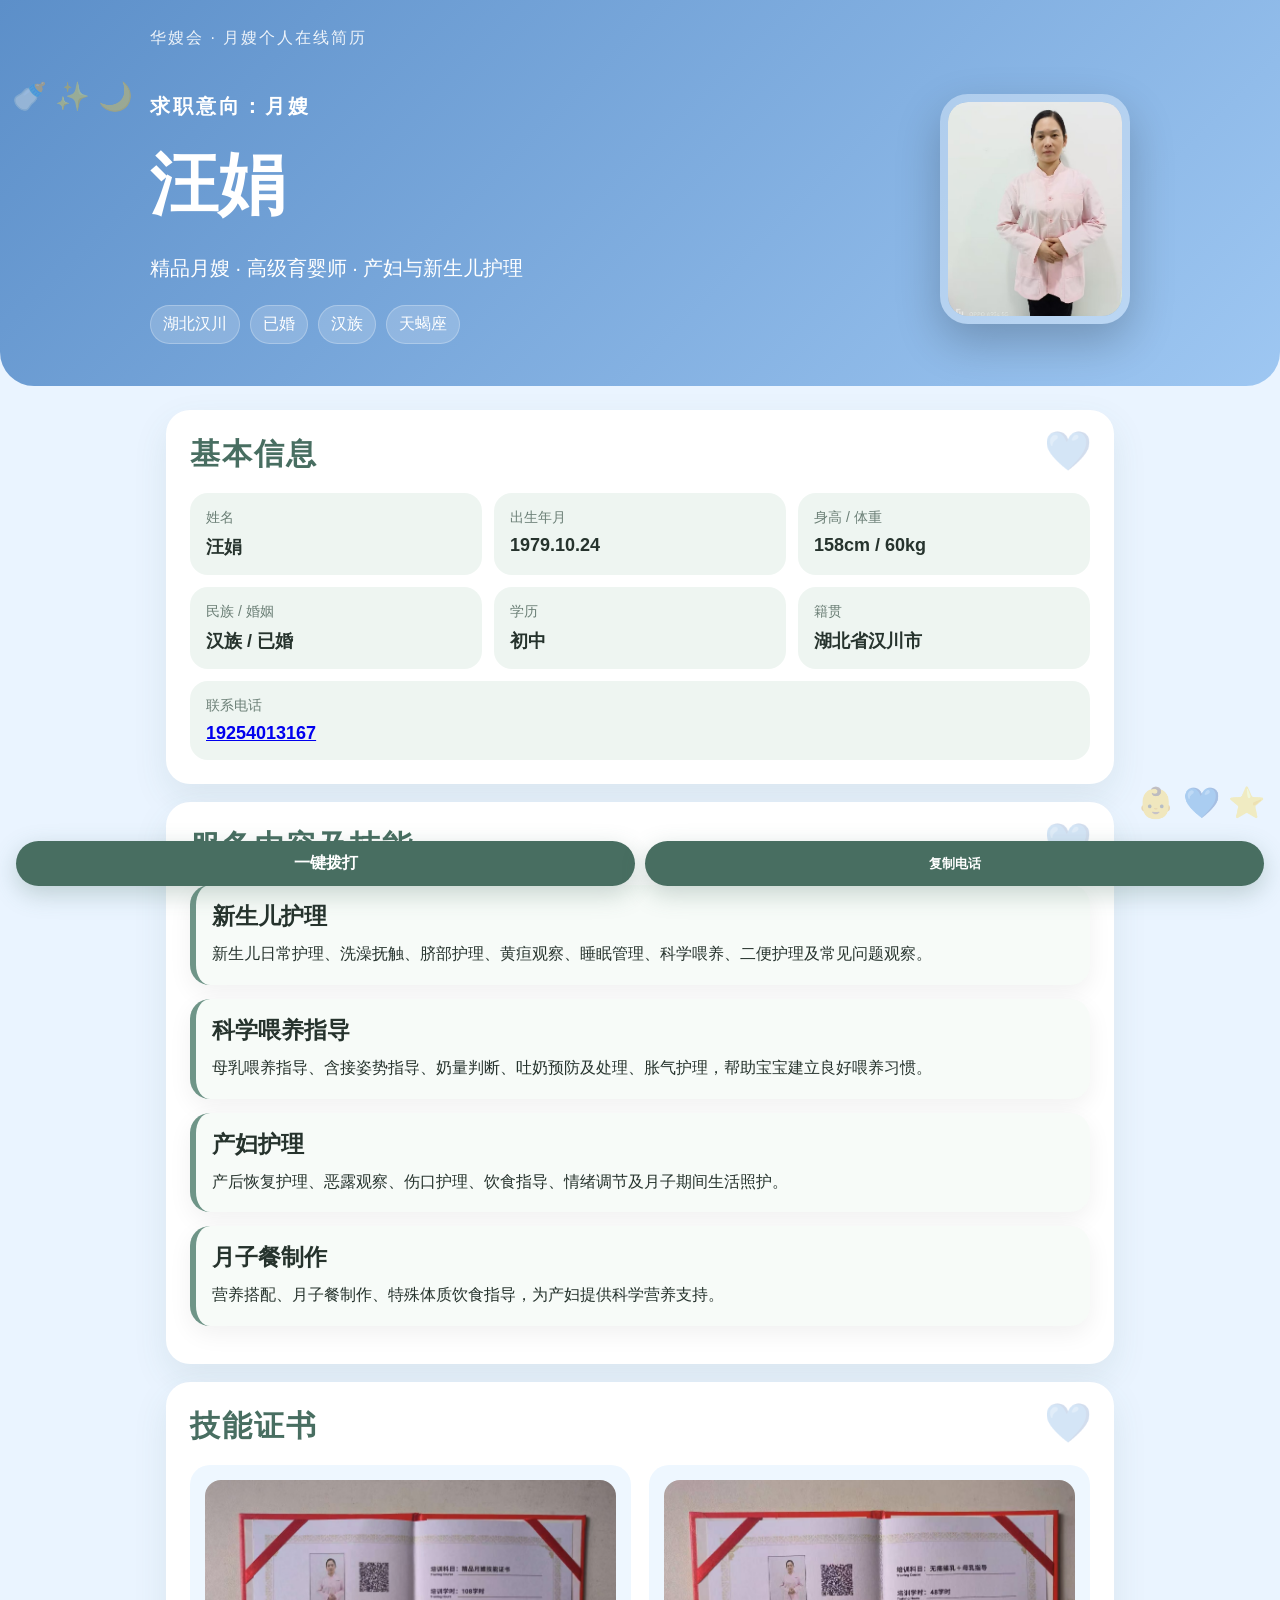
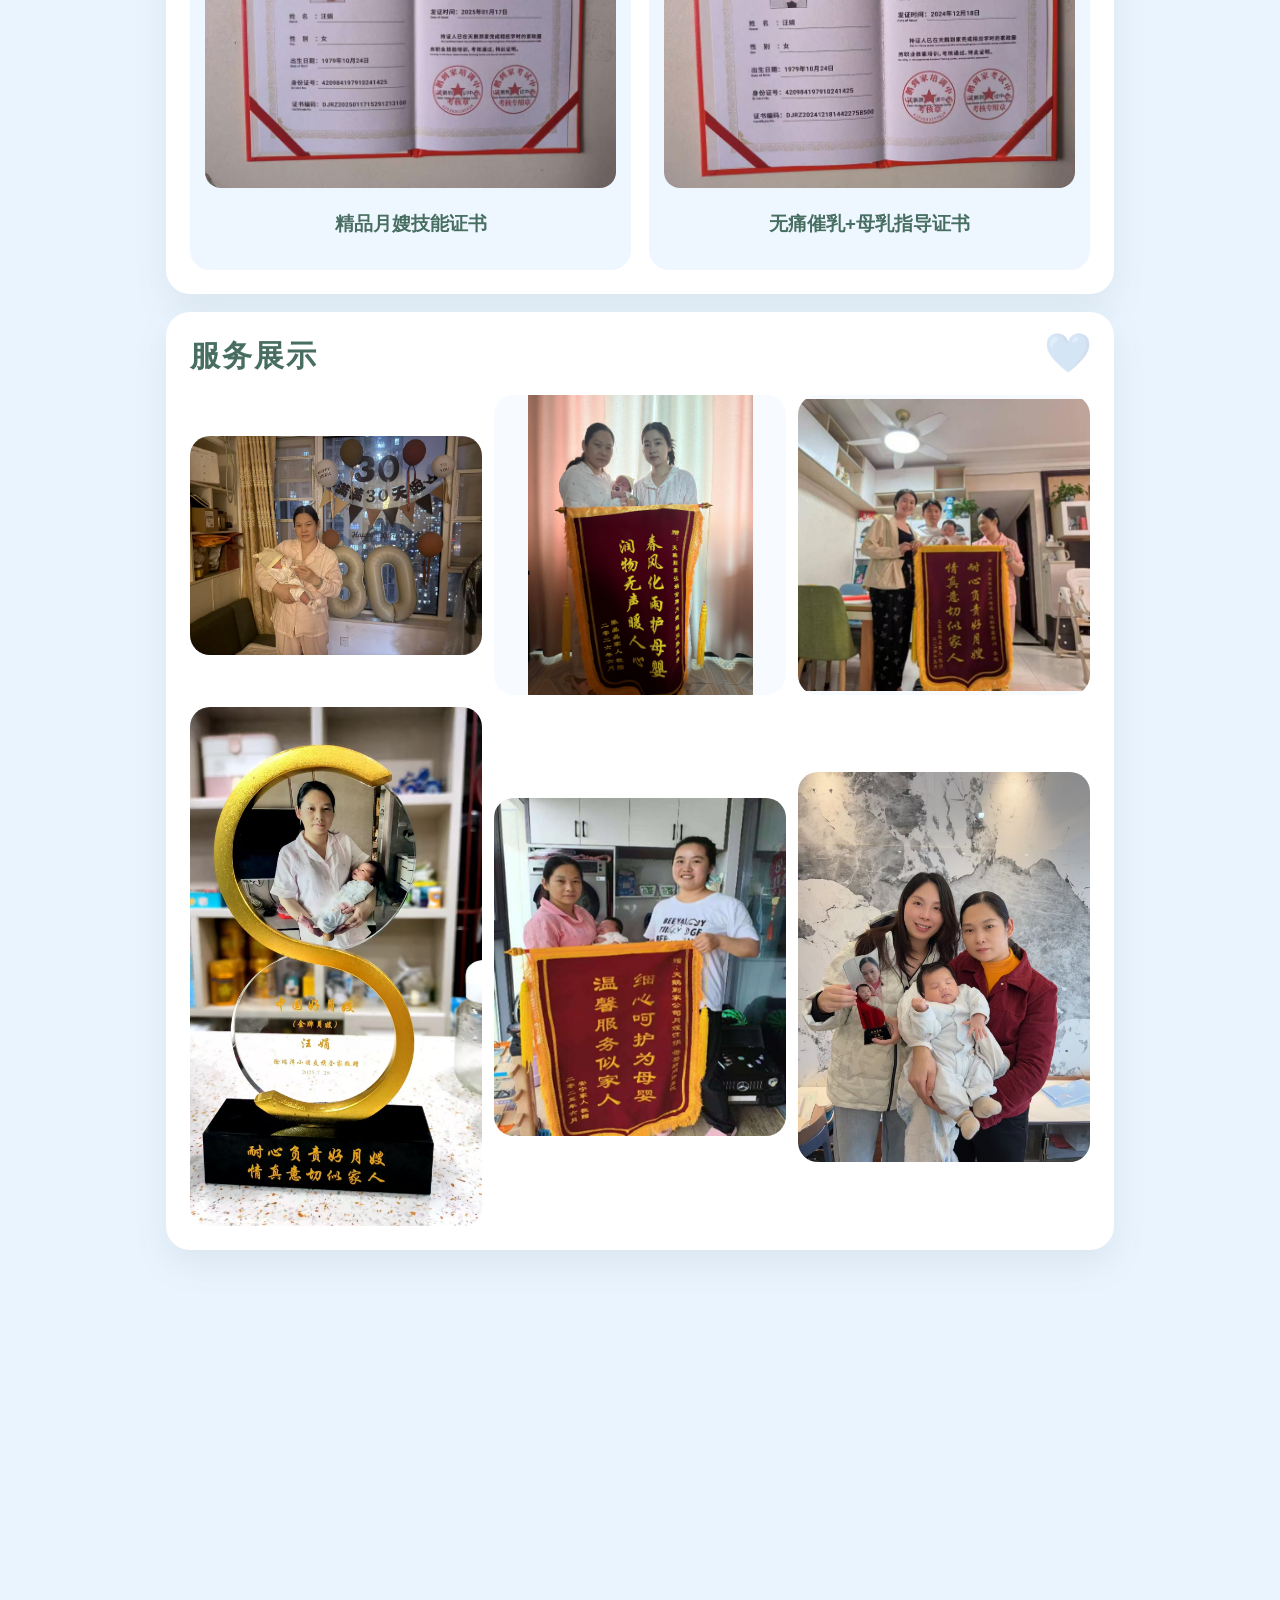
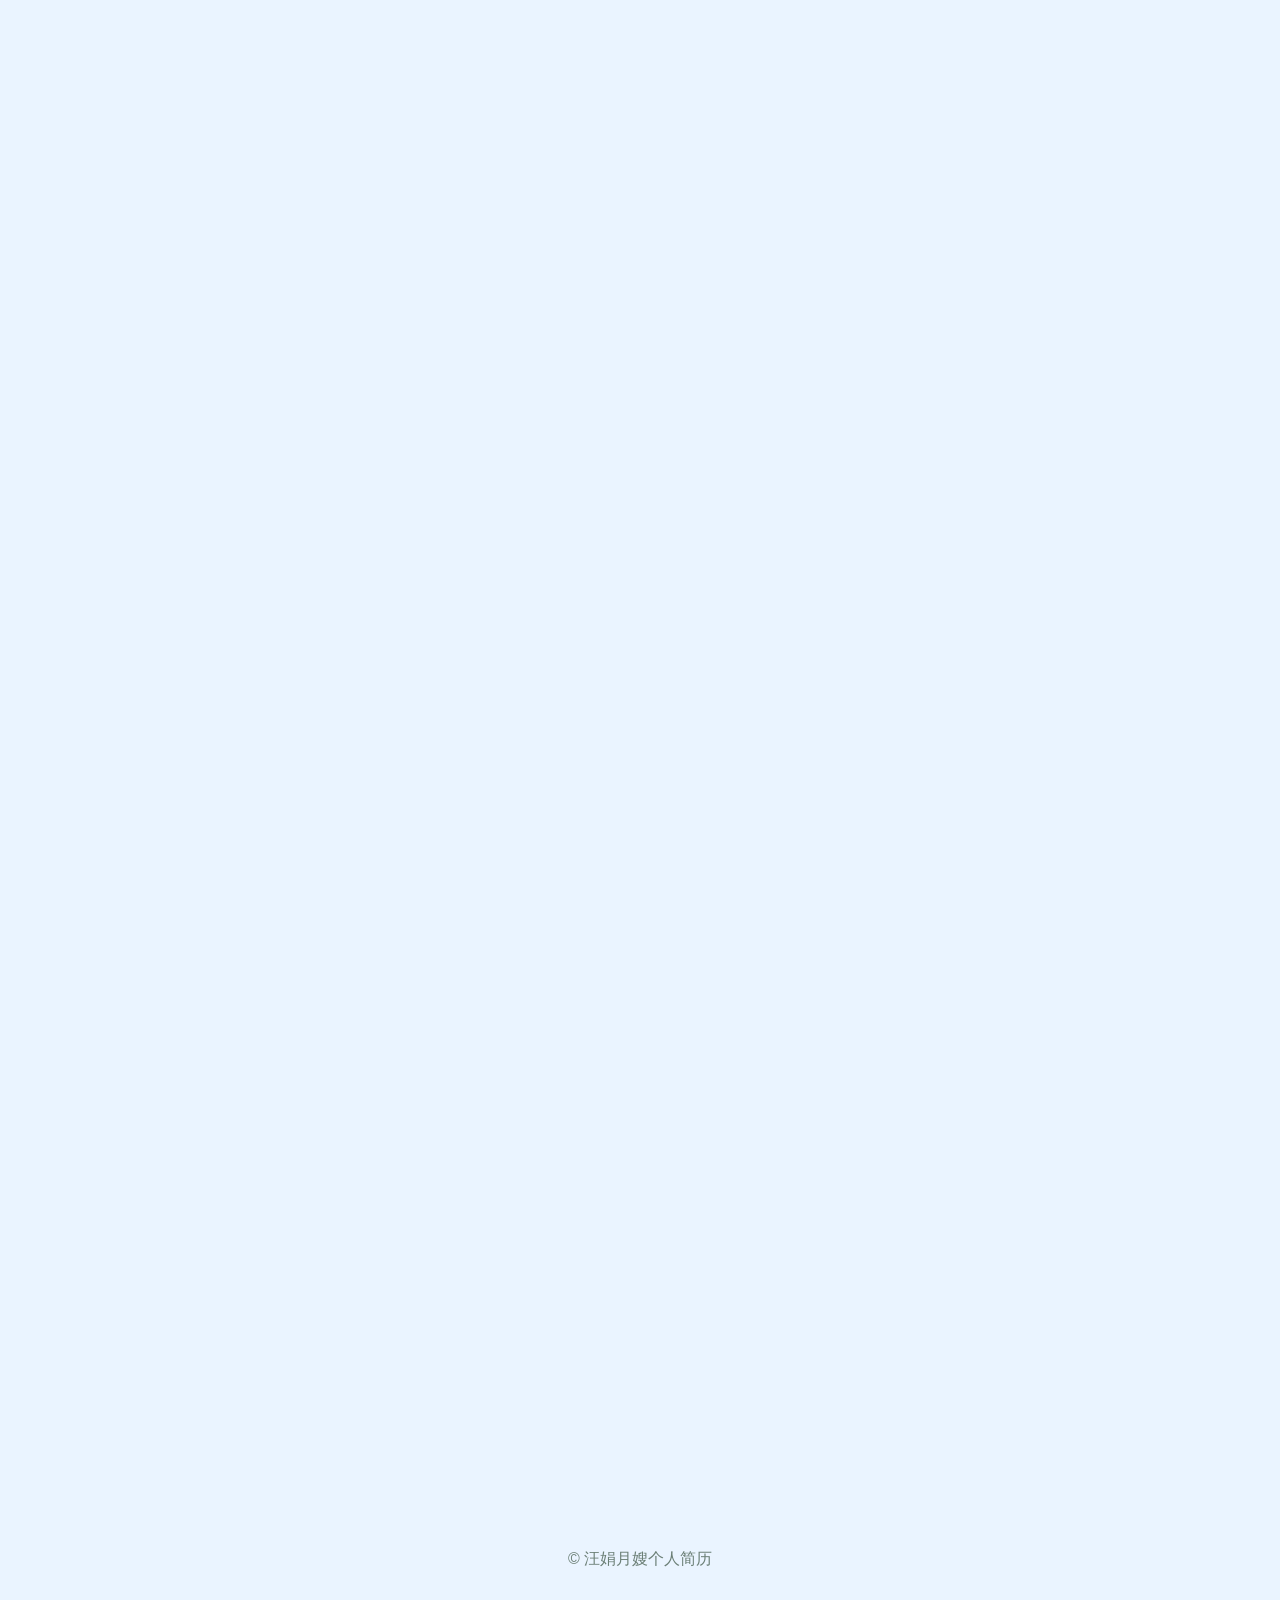
<file: index.html>
<!doctype html>
<html lang="zh-CN">
<head>
  <meta charset="utf-8" />
  <meta name="viewport" content="width=device-width,initial-scale=1" />
  <title>汪娟｜高级月嫂个人简历</title>
  <meta name="description" content="汪娟月嫂个人在线简历，展示个人信息、技能证书、服务优势、服务展示和联系方式。" />
  <link rel="stylesheet" href="style.css" />
</head>
<body>
  <div class="float-bar">
    <a href="tel:19254013167">一键拨打</a>
    <button onclick="copyText('19254013167','电话')">复制电话</button>
  </div>

  <header class="hero">
    <div class="topline">华嫂会 · 月嫂个人在线简历</div>
    <div class="hero-inner">
      <div>
        <p class="eyebrow">求职意向：月嫂</p>
        <h1>汪娟</h1>
        <p class="subtitle">精品月嫂 · 高级育婴师 · 产妇与新生儿护理</p>
        <div class="tags">
          <span>湖北汉川</span><span>已婚</span><span>汉族</span><span>天蝎座</span>
        </div>
      </div>
      <img class="portrait" src="assets/work-1.jpg" alt="汪娟个人照片">
    </div>
  </header>

  <main>
    <section class="section summary">
      <h2>基本信息</h2>
      <div class="grid">
        <div class="info"><span>姓名</span><strong>汪娟</strong></div>
        <div class="info"><span>出生年月</span><strong>1979.10.24</strong></div>
        <div class="info"><span>身高 / 体重</span><strong>158cm / 60kg</strong></div>
        <div class="info"><span>民族 / 婚姻</span><strong>汉族 / 已婚</strong></div>
<div class="info"><span>学历</span><strong>初中</strong></div>

        <div class="info"><span>籍贯</span><strong>湖北省汉川市</strong></div>
        <div class="info wide"><span>联系电话</span><strong><a href="tel:19254013167">19254013167</a></strong></div>
      </div>
    </section>

    <section class="section">
      <h2>服务内容及技能</h2>
      <div class="advantage">
        <h3>新生儿护理</h3>
        <p>新生儿日常护理、洗澡抚触、脐部护理、黄疸观察、睡眠管理、科学喂养、二便护理及常见问题观察。</p>
      </div>
      <div class="advantage">
        <h3>科学喂养指导</h3>
        <p>母乳喂养指导、含接姿势指导、奶量判断、吐奶预防及处理、胀气护理，帮助宝宝建立良好喂养习惯。</p>
      </div>
      <div class="advantage">
        <h3>产妇护理</h3>
        <p>产后恢复护理、恶露观察、伤口护理、饮食指导、情绪调节及月子期间生活照护。</p>
      </div>
      <div class="advantage">
        <h3>月子餐制作</h3>
        <p>营养搭配、月子餐制作、特殊体质饮食指导，为产妇提供科学营养支持。</p>
      </div>
    </section>

    <section class="section">
      <h2>技能证书</h2>
      <div class="certificate-gallery">
        <div class="certificate-item">
          <img src="assets/certificate-jingpin.jpg">
          <h3>精品月嫂技能证书</h3>
        </div>
        <div class="certificate-item">
          <img src="assets/certificate-cuihu.jpg">
          <h3>无痛催乳+母乳指导证书</h3>
        </div>
      </div>
    </section>

    <section class="section">
      <h2>服务展示</h2>
      <div class="gallery">
        <img src="assets/service-1.jpg">
        <img src="assets/service-2.jpg">
        <img src="assets/service-3.png">
        <img src="assets/service-4.jpg">
        <img src="assets/service-5.png">
        <img src="assets/service-6.jpg">
      </div>
    </section>

    <section class="section meal-show">
      <h2>月子餐展示</h2>
      <p class="section-desc">科学搭配营养月子餐，根据产妇身体情况调整饮食方案，让妈妈安心恢复。</p>
      <div class="gallery meal-gallery">
        <img src="assets/meal-1.jpg">
        <img src="assets/meal-2.jpg">
        <img src="assets/meal-3.jpg">
        <img src="assets/meal-4.jpg">
        <img src="assets/meal-5.jpg">
      </div>
    </section>

    <section class="section reviews">
      <h2>客户评价</h2>
      <div class="gallery">
        <img src="assets/review-1.jpg">
        <img src="assets/review-2.jpg">
        <img src="assets/review-3.jpg">
        <img src="assets/review-4.jpg">
        <img src="assets/review-5.jpg">
        <img src="assets/review-6.jpg">
      </div>
    </section>


    <section class="section promise">
      <h2>爱的承诺</h2>
      <div class="review">
        <p>
          用爱心呵护每一个宝宝，用责任陪伴每一位妈妈。
          认真做好每一次护理，用专业、耐心和细心服务每一个家庭。
          尊重生命，珍惜信任，让宝宝健康成长，让妈妈安心度过月子时光。
        </p>
      </div>
    </section>

    <section class="section contact">
      <h2>联系汪娟</h2>
      <p>电话：<a href="tel:19254013167">19254013167</a></p>
      <button onclick="copyText('19254013167','电话')">复制电话号码</button>
    </section>
  </main>

  <footer>© 汪娟月嫂个人简历</footer>
  <script src="script.js"></script>
</body>
</html>
</file>
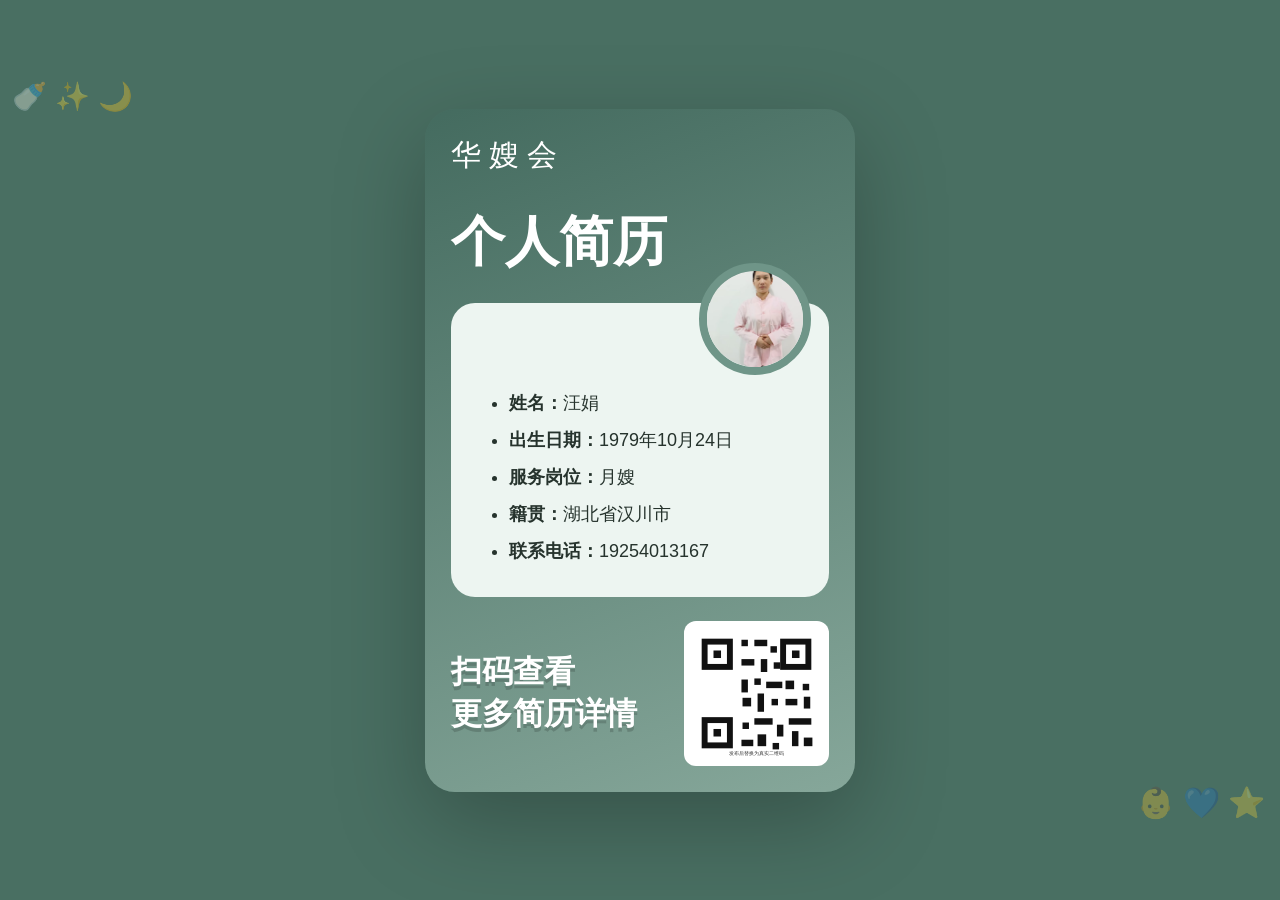
<file: poster.html>
<!doctype html>
<html lang="zh-CN">
<head>
  <meta charset="utf-8" />
  <meta name="viewport" content="width=device-width,initial-scale=1" />
  <title>汪娟月嫂简历海报</title>
  <link rel="stylesheet" href="style.css" />
</head>
<body class="poster-body">
  <div class="poster">
    <div class="poster-logo">华嫂会</div>
    <h1>个人简历</h1>
    <div class="poster-card">
      <img src="assets/work-1.jpg" alt="汪娟照片">
      <ul>
        <li><b>姓名：</b>汪娟</li>
        <li><b>出生日期：</b>1979年10月24日</li>
        <li><b>服务岗位：</b>月嫂</li>
        <li><b>籍贯：</b>湖北省汉川市</li>
        <li><b>联系电话：</b>19254013167</li>
      </ul>
    </div>
    <div class="poster-bottom">
      <div class="scan-text">扫码查看<br>更多简历详情</div>
      <img src="assets/qr-placeholder.svg" alt="二维码">
    </div>
  </div>
</body>
</html>
</file>
<file: style.css>
*{box-sizing:border-box}body{margin:0;font-family:-apple-system,BlinkMacSystemFont,"PingFang SC","Microsoft YaHei",Arial,sans-serif;background:#eaf4ff;color:#26332d}.hero{background:linear-gradient(135deg,#5c8fc9,#9ec7f2);color:#fff;padding:28px 18px 42px;border-radius:0 0 34px 34px}.topline{max-width:980px;margin:auto;opacity:.88;letter-spacing:2px}.hero-inner{max-width:980px;margin:24px auto 0;display:flex;align-items:center;justify-content:space-between;gap:24px}.eyebrow{font-size:20px;font-weight:700;letter-spacing:3px}.hero h1{font-size:68px;margin:8px 0}.subtitle{font-size:20px;line-height:1.7}.tags{display:flex;flex-wrap:wrap;gap:10px;margin-top:18px}.tags span{background:rgba(255,255,255,.18);border:1px solid rgba(255,255,255,.25);padding:8px 12px;border-radius:999px}.portrait{width:190px;height:230px;object-fit:cover;border-radius:28px;border:8px solid rgba(255,255,255,.35);box-shadow:0 18px 45px rgba(0,0,0,.22)}main{max-width:980px;margin:24px auto;padding:0 16px}.section{background:#fff;border-radius:24px;padding:24px;margin:18px 0;box-shadow:0 14px 35px rgba(72,110,97,.10)}h2{margin:0 0 18px;color:#486e61;font-size:30px;letter-spacing:4px}.grid{display:grid;grid-template-columns:repeat(3,1fr);gap:12px}.info{background:#eef5f1;border-radius:18px;padding:16px}.info span{display:block;color:#6b7f76;font-size:14px}.info strong{display:block;margin-top:8px;font-size:18px}.wide{grid-column:span 3}.advantage{border-left:6px solid #6f9588;background:#f7fbf8;border-radius:16px;padding:16px;margin:14px 0}.advantage h3{margin:0 0 8px;font-size:23px}.advantage p{margin:0;line-height:1.8}.cards{display:grid;grid-template-columns:repeat(2,1fr);gap:14px}.card{background:#eef5f1;border-radius:18px;padding:18px;font-size:18px;font-weight:800}.service-list{display:flex;flex-wrap:wrap;gap:12px}.service-list span{background:#486e61;color:#fff;border-radius:999px;padding:10px 15px}.muted{color:#6b7f76}.gallery{display:grid;grid-template-columns:repeat(3,1fr);gap:12px}.gallery img{width:100%;height:210px;object-fit:cover;border-radius:18px;background:#eef5f1;cursor:pointer}.gallery img:nth-child(2),.gallery img:nth-child(3){height:300px}.review{background:#f7fbf8;border-radius:18px;padding:18px;margin:12px 0}.stars{color:#d69428;letter-spacing:3px;font-size:20px}.contact a{color:#486e61;font-weight:900}.contact button,.float-bar button,.float-bar a{border:0;border-radius:999px;background:#486e61;color:#fff;padding:12px 18px;text-decoration:none;font-weight:800}.float-bar{position:fixed;left:16px;right:16px;bottom:14px;display:flex;gap:10px;z-index:9}.float-bar a,.float-bar button{flex:1;text-align:center;box-shadow:0 8px 24px rgba(72,110,97,.28)}footer{text-align:center;color:#6b7f76;padding:30px 0 90px}.poster-body{min-height:100vh;background:#496f62;display:grid;place-items:center}.poster{width:min(430px,94vw);background:linear-gradient(160deg,#446b5f,#86a79a);color:#fff;border-radius:30px;padding:26px;box-shadow:0 30px 90px rgba(0,0,0,.25)}.poster-logo{font-size:30px;letter-spacing:8px}.poster h1{font-size:54px;margin:30px 0 24px}.poster-card{background:#edf5f1;color:#26332d;border-radius:24px;padding:18px}.poster-card img{width:112px;height:112px;object-fit:cover;border-radius:50%;display:block;margin:-58px 0 8px auto;border:8px solid #6f9588}.poster-card li{font-size:18px;margin:13px 0}.poster-bottom{display:flex;align-items:center;justify-content:space-between;gap:16px;margin-top:24px}.scan-text{font-size:31px;font-weight:900;line-height:1.35;text-shadow:0 4px 0 rgba(0,0,0,.16)}.poster-bottom img{width:145px;background:#fff;border-radius:12px;padding:8px}@media(max-width:720px){.hero-inner{display:block}.portrait{margin-top:18px;width:150px;height:185px}.hero h1{font-size:52px}.grid,.cards,.gallery{grid-template-columns:1fr}.wide{grid-column:span 1}.gallery img,.gallery img:nth-child(2),.gallery img:nth-child(3){height:auto}.poster h1{font-size:46px}.scan-text{font-size:26px}}
/* V4优化 */
.section h2{
  letter-spacing:2px;
}
.advantage,.review,.card{
  border-radius:20px;
  box-shadow:0 8px 25px rgba(0,0,0,.06);
}
.promise .review{
  background:linear-gradient(135deg,#fff7ed,#fff);
  border-left:5px solid #d4a574;
  font-size:18px;
  line-height:2;
}

.certificate-list{display:grid;gap:20px}.certificate-card{background:#fff;border-radius:22px;padding:18px;text-align:center;box-shadow:0 10px 30px rgba(60,120,180,.12)}.certificate-card img{width:100%;border-radius:14px}.certificate-card h3{color:#35649a;margin:14px 0 5px;font-size:22px}

.certificate-gallery{display:grid;grid-template-columns:repeat(2,1fr);gap:18px}
.certificate-item{background:#eef7ff;border-radius:20px;padding:15px;text-align:center}
.certificate-item img{width:100%;border-radius:16px}
.certificate-item h3{color:#486e61}
@media(max-width:720px){.certificate-gallery{grid-template-columns:1fr}}

/* V8.1 修复：客户评价三行两列展示 */
.reviews .gallery{
  grid-template-columns:repeat(2,1fr);
}
.reviews .gallery img{
  height:auto;
  min-height:300px;
  object-fit:contain;
  background:#fff;
}
@media(max-width:720px){
  .reviews .gallery{
    grid-template-columns:1fr;
  }
}


/* V8.2 图片完整展示优化 */
.gallery img,
.certificate-item img,
.service-gallery img {
    object-fit: contain !important;
    object-position: center center !important;
    background: #f7fbff;
    width: 100%;
    height: auto;
}

.gallery {
    align-items: center;
}

.gallery img {
    border-radius: 20px;
}


/* V8.3 母婴主题装饰 */
body{
    position:relative;
    overflow-x:hidden;
}

body::before{
    content:"🍼 ✨ 🌙";
    position:fixed;
    top:80px;
    left:12px;
    font-size:28px;
    opacity:.35;
    z-index:0;
    pointer-events:none;
}

body::after{
    content:"👶 💙 ⭐";
    position:fixed;
    bottom:80px;
    right:15px;
    font-size:30px;
    opacity:.3;
    z-index:0;
    pointer-events:none;
}

.section{
    position:relative;
    z-index:1;
}

.section::before{
    content:"";
    position:absolute;
    right:15px;
    top:10px;
    width:55px;
    height:55px;
    background-image:url("data:image/svg+xml,%3Csvg xmlns='http://www.w3.org/2000/svg' viewBox='0 0 100 100'%3E%3Ctext y='80' font-size='70'%3E💙%3C/text%3E%3C/svg%3E");
    background-size:contain;
    background-repeat:no-repeat;
    opacity:.18;
}


.meal-show {
  position: relative;
}

.meal-show::after {
  content: "🍚 🌸 👶";
  position: absolute;
  right: 20px;
  top: 15px;
  font-size: 28px;
}

.meal-gallery img {
  object-fit: cover;
}

.section-desc {
  text-align: center;
  color: #668;
}
</file>
